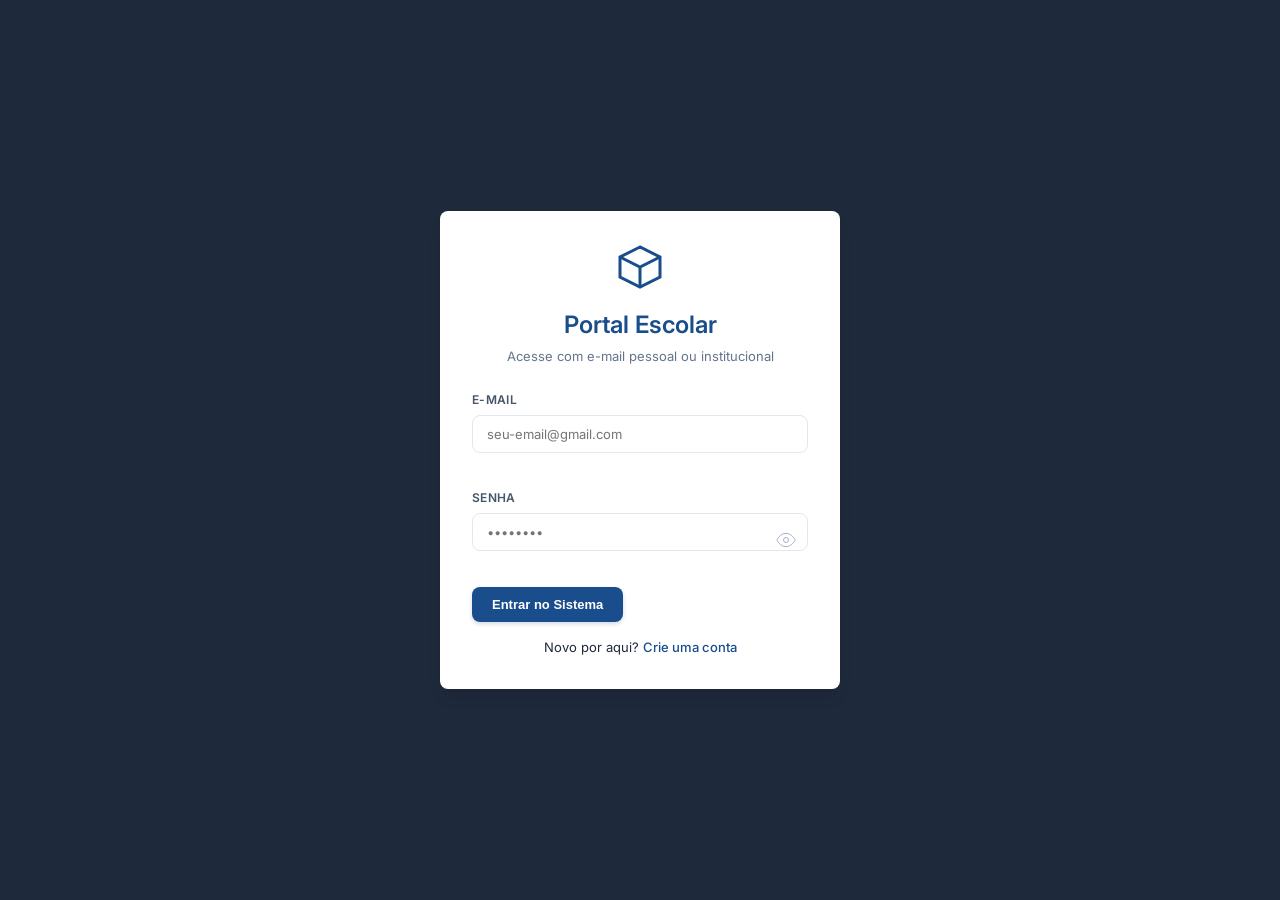
<file: public/index.html>
<!DOCTYPE html>
<html lang="pt-br">
<head>
    <meta charset="UTF-8">
    <meta name="viewport" content="width=device-width, initial-scale=1.0, maximum-scale=1.0, user-scalable=yes">
    <title>Portal Gestão Escolar v3.5</title>
    
    <!-- Favicon -->
    <link rel="icon" type="image/png" href="imagens/brasao.png">
    
    <!-- Fonts -->
    <link href="https://fonts.googleapis.com/css2?family=Inter:wght@300;400;500;600;700;800&display=swap" rel="stylesheet">
    
    <!-- Stylesheets -->
    <link rel="stylesheet" href="css/components.css">
    <link rel="stylesheet" href="css/main.css">
    <link rel="stylesheet" href="css/responsive.css">
</head>
<body>
    <!-- Toast Container -->
    <div id="toast-container"></div>

    <!-- Tela de Autenticação -->
    <div id="auth-screen" class="auth-overlay active">
        <div class="auth-box">
            <!-- Login Form -->
            <div id="login-form" class="auth-content">
                <div class="auth-brand">
                    <div class="logo-icon">
                        <svg width="48" height="48" viewBox="0 0 24 24" fill="none" stroke="currentColor" stroke-width="1.5">
                            <path d="M12 2L2 7v10l10 5 10-5V7l-10-5z"/>
                            <path d="M2 7l10 5 10-5M12 22V12"/>
                        </svg>
                    </div>
                    <h1>Portal Escolar</h1>
                    <p>Acesse com e-mail pessoal ou institucional</p>
                </div>
                
                <div class="form-group">
                    <label>E-mail</label>
                    <input type="email" id="login-email" class="auth-input" 
                           placeholder="seu-email@gmail.com" required autocomplete="email">
                </div>
                
                <div class="form-group">
                    <label>Senha</label>
                    <div class="input-group">
                        <input type="password" id="login-pass" class="auth-input" 
                               placeholder="••••••••" required autocomplete="current-password">
                        <span class="password-toggle" onclick="UI.togglePassword('login-pass')">
                            <svg width="20" height="20" viewBox="0 0 24 24" fill="none" stroke="currentColor">
                                <path d="M1 12s4-8 11-8 11 8 11 8-4 8-11 8-11-8-11-8z"/>
                                <circle cx="12" cy="12" r="3"/>
                            </svg>
                        </span>
                    </div>
                </div>
                
                <button class="btn-primary" onclick="Auth.handleLogin()">Entrar no Sistema</button>
                
                <p class="auth-switch">
                    Novo por aqui? 
                    <a href="javascript:void(0)" onclick="UI.toggleAuth('signup')">Crie uma conta</a>
                </p>
            </div>

            <!-- Signup Form -->
            <div id="signup-form" class="auth-content" style="display: none;">
                <div class="auth-brand">
                    <div class="logo-icon">
                        <svg width="48" height="48" viewBox="0 0 24 24" fill="none" stroke="currentColor">
                            <path d="M20 21v-2a4 4 0 0 0-4-4H8a4 4 0 0 0-4 4v2"/>
                            <circle cx="12" cy="7" r="4"/>
                        </svg>
                    </div>
                    <h1>Cadastro</h1>
                    <p>Crie sua conta</p>
                </div>
                
                <div class="form-group">
                    <label>Nome Completo</label>
                    <input type="text" id="reg-nome" class="auth-input" 
                           placeholder="Ex: Prof. Silva" required>
                </div>
                
                <div class="form-group">
                    <label>E-mail (@gmail.com)</label>
                    <input type="email" id="reg-email" class="auth-input" 
                           placeholder="exemplo@gmail.com" required>
                </div>
                
                <div class="form-group">
                    <label>Perfil de Acesso</label>
                    <select id="reg-perfil" class="auth-input" required>
                        <option value="professor">Professor</option>
                        <option value="coordenador">Gestor Escolar</option>
                        <option value="lider">Líder de Turma</option>
                        <option value="vice-lider">Vice-líder de Turma</option>
                        <option value="secretario">Secretário de Turma</option>
                    </select>
                    <small style="color: #64748b; font-size: 0.7rem;">
                        ⚠️ Líder/Vice/Secretário: use o mesmo nome cadastrado na lista de alunos
                    </small>
                </div>
                
                <div class="form-group">
                    <label>Senha (mín. 6 caracteres)</label>
                    <div class="input-group">
                        <input type="password" id="reg-pass" class="auth-input" 
                               placeholder="••••••••" required minlength="6" oninput="UI.checkPasswordStrength(this.value)">
                        <span class="password-toggle" onclick="UI.togglePassword('reg-pass')">
                            <svg width="20" height="20" viewBox="0 0 24 24" fill="none" stroke="currentColor">
                                <path d="M1 12s4-8 11-8 11 8 11 8-4 8-11 8-11-8-11-8z"/>
                                <circle cx="12" cy="12" r="3"/>
                            </svg>
                        </span>
                    </div>
                    <div class="password-strength">
                        <div id="strength-bar" class="strength-bar"></div>
                    </div>
                </div>
                
                <button class="btn-primary" onclick="Auth.handleSignup()">Finalizar Cadastro</button>
                
                <p class="auth-switch">
                    Já tem conta? 
                    <a href="javascript:void(0)" onclick="UI.toggleAuth('login')">Realizar Login</a>
                </p>
            </div>
        </div>
    </div>

    <!-- Cabeçalho do Sistema -->
    <header id="sys-header" style="display: none;">
        <div class="header-container">
            <div class="header-left">
                <div class="portal-brand">
                    <span class="portal-title">Portal Escolar</span>
                    <span class="portal-divider">|</span>
                    <span class="school-name-header">EEEP Comendador Miguel Gurgel</span>
                </div>
            </div>
            <div class="header-right">
                <div class="user-info">
                    <span id="user-info">Professor: Nome</span>
                    <button class="btn-logout" onclick="Auth.logout()">Sair</button>
                </div>
            </div>
        </div>
    </header>

    <!-- Conteúdo Principal do App -->
    <div id="app-content" style="display: none;">
        <!-- Main Content - Full Width, No Sidebar -->
        <main class="main-viewport">
            <!-- Menu Principal -->
            <div id="main-menu" class="app-section active">
                <div class="hero-banner">
                    <div class="hero-overlay"></div>
                    <div class="hero-content">
                        <div class="logo-container">
                            <img src="imagens/brasao.png" alt="Brasão da Escola" class="school-logo" onerror="this.style.display='none'">
                            <div class="school-name">EEEP Comendador Miguel Gurgel</div>
                        </div>
                        <h1 class="welcome-title">Bem-vindo, <span id="welcome-user-name">servidor</span>!</h1>
                        <p class="welcome-subtitle">O que você deseja gerenciar hoje?</p>
                    </div>
                </div>

                <div class="quick-access">
                    <h2 class="section-title">Acesso Rápido</h2>
                    <div class="cards-grid">
                        <!-- Card Laboratórios -->
                        <div class="dashboard-card" onclick="Navigation.showSection('reservas')">
                            <div class="card-icon-wrapper">
                                <svg class="card-icon-svg" width="32" height="32" viewBox="0 0 24 24" fill="none" stroke="currentColor">
                                    <rect x="2" y="3" width="20" height="14" rx="2"/>
                                    <line x1="8" y1="21" x2="16" y2="21"/>
                                    <line x1="12" y1="17" x2="12" y2="21"/>
                                </svg>
                            </div>
                            <h3 class="card-title">Laboratórios</h3>
                            <p class="card-description">Reserve e gerencie os laboratórios do Lei, Hardware e Multimídia</p>
                            <div class="card-footer">
                                <span class="card-link">Acessar →</span>
                            </div>
                        </div>

                        <!-- Card Monitoria -->
                        <div class="dashboard-card" onclick="Navigation.showSection('monitoria')">
                            <div class="card-icon-wrapper">
                                <svg class="card-icon-svg" width="32" height="32" viewBox="0 0 24 24" fill="none" stroke="currentColor">
                                    <path d="M9 5H7a2 2 0 00-2 2v12a2 2 0 002 2h10a2 2 0 002-2V7a2 2 0 00-2-2h-2"/>
                                    <rect x="9" y="3" width="6" height="4" rx="2"/>
                                    <path d="M9 12h6M9 16h6"/>
                                </svg>
                            </div>
                            <h3 class="card-title">Monitoria</h3>
                            <p class="card-description">Gerencie a escala de monitores e os postos de trabalho</p>
                            <div class="card-footer">
                                <span class="card-link">Acessar →</span>
                            </div>
                        </div>

                        <!-- Card Frequência -->
                        <div class="dashboard-card" onclick="Navigation.showSection('frequencia')">
                            <div class="card-icon-wrapper">
                                <svg class="card-icon-svg" width="32" height="32" viewBox="0 0 24 24" fill="none" stroke="currentColor">
                                    <path d="M9 5H7a2 2 0 00-2 2v12a2 2 0 002 2h10a2 2 0 002-2V7a2 2 0 00-2-2h-2"/>
                                    <rect x="9" y="3" width="6" height="4" rx="2"/>
                                    <path d="M9 14l2 2 4-4"/>
                                </svg>
                            </div>
                            <h3 class="card-title">Verificação de Faltosos</h3>
                            <p class="card-description">Registre e acompanhe a frequência dos alunos por aula</p>
                            <div class="card-footer">
                                <span class="card-link">Acessar →</span>
                            </div>
                        </div>

                        <!-- Card Configurações (Coordenador) -->
                        <div class="dashboard-card coordenador-only" onclick="Navigation.showSection('cadastros')">
                            <div class="card-icon-wrapper">
                                <svg class="card-icon-svg" width="32" height="32" viewBox="0 0 24 24" fill="none" stroke="currentColor">
                                    <circle cx="12" cy="12" r="3"/>
                                    <path d="M19.4 15a1.65 1.65 0 0 0 .33 1.82l.06.06a2 2 0 0 1 0 2.83 2 2 0 0 1-2.83 0l-.06-.06a1.65 1.65 0 0 0-1.82-.33 1.65 1.65 0 0 0-1 1.51V21a2 2 0 0 1-2 2 2 2 0 0 1-2-2v-.09A1.65 1.65 0 0 0 9 19.4a1.65 1.65 0 0 0-1.82.33l-.06.06a2 2 0 0 1-2.83 0 2 2 0 0 1 0-2.83l.06-.06a1.65 1.65 0 0 0 .33-1.82 1.65 1.65 0 0 0-1.51-1H3a2 2 0 0 1-2-2 2 2 0 0 1 2-2h.09A1.65 1.65 0 0 0 4.6 9a1.65 1.65 0 0 0-.33-1.82l-.06-.06a2 2 0 0 1 0-2.83 2 2 0 0 1 2.83 0l.06.06a1.65 1.65 0 0 0 1.82.33H9a1.65 1.65 0 0 0 1-1.51V3a2 2 0 0 1 2-2 2 2 0 0 1 2 2v.09a1.65 1.65 0 0 0 1 1.51 1.65 1.65 0 0 0 1.82-.33l.06-.06a2 2 0 0 1 2.83 0 2 2 0 0 1 0 2.83l-.06.06a1.65 1.65 0 0 0-.33 1.82V9a1.65 1.65 0 0 0 1.51 1H21a2 2 0 0 1 2 2 2 2 0 0 1-2 2h-.09a1.65 1.65 0 0 0-1.51 1z"/>
                                </svg>
                            </div>
                            <h3 class="card-title">Configurações</h3>
                            <p class="card-description">Gerencie períodos letivos, relatórios, alunos e cadastros</p>
                            <div class="card-footer">
                                <span class="card-link">Acessar →</span>
                            </div>
                        </div>
                    </div>
                </div>

                <div class="quick-info">
                    <div class="info-card">
                        <svg class="info-icon-svg" width="24" height="24" viewBox="0 0 24 24" fill="none" stroke="currentColor">
                            <rect x="3" y="4" width="18" height="18" rx="2"/>
                            <line x1="16" y1="2" x2="16" y2="6"/>
                            <line x1="8" y1="2" x2="8" y2="6"/>
                            <line x1="3" y1="10" x2="21" y2="10"/>
                        </svg>
                        <div class="info-content">
                            <span class="info-label">Data atual</span>
                            <span class="info-value" id="current-date-display"></span>
                        </div>
                    </div>
                    <div class="info-card">
                        <svg class="info-icon-svg" width="24" height="24" viewBox="0 0 24 24" fill="none" stroke="currentColor">
                            <path d="M20 21v-2a4 4 0 0 0-4-4H8a4 4 0 0 0-4 4v2"/>
                            <circle cx="12" cy="7" r="4"/>
                        </svg>
                        <div class="info-content">
                            <span class="info-label">Professores</span>
                            <span class="info-value" id="professores-count">0</span>
                        </div>
                    </div>
                    <div class="info-card">
                        <svg class="info-icon-svg" width="24" height="24" viewBox="0 0 24 24" fill="none" stroke="currentColor">
                            <path d="M22 10v6M2 10l10-5 10 5-10 5z"/>
                            <path d="M6 12v5c3 3 9 3 12 0v-5"/>
                        </svg>
                        <div class="info-content">
                            <span class="info-label">Turmas</span>
                            <span class="info-value" id="turmas-count">0</span>
                        </div>
                    </div>
                </div>

                <div class="motivational-quote">
                    <p>"Educação não transforma o mundo. Educação muda as pessoas. Pessoas transformam o mundo."</p>
                    <span>— Paulo Freire</span>
                </div>
            </div>

            <!-- Seção de Reservas -->
            <div id="sec-reservas" class="app-section">
                <div class="section-header">
                    <button class="back-link" onclick="Navigation.showSection('menu')">
                        ← Voltar ao Menu
                    </button>
                    <h2>Alocação de Laboratórios</h2>
                </div>
                
                <div class="reservas-layout">
                    <div class="reservas-content">
                        <div class="calendar-container large-calendar">
                            <div class="calendar-controls">
                                <div class="select-group">
                                    <label>Mês</label>
                                    <select id="reserva-month"></select>
                                </div>
                                <div class="select-group">
                                    <label>Ano</label>
                                    <select id="reserva-year"></select>
                                </div>
                            </div>
                            
                            <div class="calendar-weekdays">
                                <div>DOM</div><div>SEG</div><div>TER</div>
                                <div>QUA</div><div>QUI</div><div>SEX</div><div>SÁB</div>
                            </div>
                            
                            <div id="calendar-grid" class="calendar-grid"></div>
                            
                            <p class="calendar-hint">
                                Clique direito para gerenciar feriados ou eventos.
                            </p>
                        </div>
                        
                        <div class="table-wrapper">
                            <h3 id="selected-date-label" class="table-date-title">
                                Horários para: --/--/----
                            </h3>
                            
                            <table>
                                <thead>
                                    <tr>
                                        <th>Horário</th>
                                        <th>Professor</th>
                                        <th>Turma</th>
                                        <th>Ação</th>
                                    </tr>
                                </thead>
                                <tbody id="tableBody"></tbody>
                            </table>
                        </div>
                    </div>
                    
                    <div class="lab-sidebar-fixed">
                        <h3 class="lab-sidebar-title">Laboratórios</h3>
                        <div class="lab-buttons">
                            <button class="btn-lab active" onclick="Reservations.changeLab('Lab Informática', this)">
                                <span class="lab-icon">
                                    <svg width="20" height="20" viewBox="0 0 24 24" fill="none" stroke="currentColor">
                                        <rect x="2" y="3" width="20" height="14" rx="2"/>
                                    </svg>
                                </span>
                                <span class="lab-name">Laboratório Lei</span>
                            </button>
                            <button class="btn-lab" onclick="Reservations.changeLab('Lab Hardware', this)">
                                <span class="lab-icon">
                                    <svg width="20" height="20" viewBox="0 0 24 24" fill="none" stroke="currentColor">
                                        <rect x="2" y="4" width="20" height="16" rx="2"/>
                                        <circle cx="8" cy="10" r="2"/>
                                        <circle cx="16" cy="10" r="2"/>
                                    </svg>
                                </span>
                                <span class="lab-name">Laboratório Hardware</span>
                            </button>
                            <button class="btn-lab" onclick="Reservations.changeLab('Lab Multimídia', this)">
                                <span class="lab-icon">
                                    <svg width="20" height="20" viewBox="0 0 24 24" fill="none" stroke="currentColor">
                                        <rect x="2" y="4" width="20" height="16" rx="2"/>
                                        <path d="M8 12h8M12 8v8"/>
                                    </svg>
                                </span>
                                <span class="lab-name">Laboratório Multimídia</span>
                            </button>
                        </div>
                        
                        <div class="lab-info">
                            <h4>LABORATÓRIO ATUAL</h4>
                            <div id="current-lab-display" class="current-lab">
                                <span class="current-lab-icon">
                                    <svg width="20" height="20" viewBox="0 0 24 24" fill="none" stroke="currentColor">
                                        <rect x="2" y="3" width="20" height="14" rx="2"/>
                                    </svg>
                                </span>
                                <span class="current-lab-name">Lab Informática</span>
                            </div>
                        </div>
                    </div>
                </div>
            </div>

            <!-- Seção de Monitoria -->
            <div id="sec-monitoria" class="app-section">
                <div class="section-header">
                    <button class="back-link" onclick="Navigation.showSection('menu')">
                        ← Voltar ao Menu
                    </button>
                    <h2>Escala de Monitoria</h2>
                </div>
                
                <div class="monitoria-layout">
                    <div class="monitoria-content">
                        <div class="calendar-container large-calendar">
                            <div class="calendar-controls">
                                <div class="select-group">
                                    <label>Mês</label>
                                    <select id="monitoria-month"></select>
                                </div>
                                <div class="select-group">
                                    <label>Ano</label>
                                    <select id="monitoria-year"></select>
                                </div>
                            </div>
                            
                            <div class="calendar-weekdays">
                                <div>DOM</div><div>SEG</div><div>TER</div>
                                <div>QUA</div><div>QUI</div><div>SEX</div><div>SÁB</div>
                            </div>
                            
                            <div id="monitoria-grid" class="calendar-grid"></div>
                        </div>
                        
                        <div class="table-wrapper">
                            <h3 id="selected-monitoria-date-label" class="schedule-title">
                                Escala para: --/--/----
                            </h3>
                            
                            <table class="monitoria-table">
                                <thead>
                                    <tr>
                                        <th>Posto</th>
                                        <th>Aluno Monitor</th>
                                        <th>Turma</th>
                                        <th>Ação</th>
                                    </tr>
                                </thead>
                                <tbody id="tableBodyMonitoria"></tbody>
                            </table>
                        </div>
                    </div>
                    
                    <div class="lab-sidebar-fixed">
                        <h3 class="lab-sidebar-title">Monitoria por Área</h3>
                        
                        <div class="lab-buttons" id="monitoria-area-buttons">
                            <button class="btn-lab active" onclick="Reservations.changeMonitoriaArea('Geral', this)">
                                <span class="lab-icon">
                                    <svg width="20" height="20" viewBox="0 0 24 24" fill="none" stroke="currentColor">
                                        <path d="M3 12l2-2m0 0l7-7 7 7M5 10v10a1 1 0 001 1h3m10-11l2 2m-2-2v10a1 1 0 01-1 1h-3m-6 0a1 1 0 001-1v-4a1 1 0 011-1h2a1 1 0 011 1v4a1 1 0 001 1m-6 0h6"/>
                                    </svg>
                                </span>
                                <span class="lab-name">Monitoria Geral</span>
                            </button>
                            <button class="btn-lab" onclick="Reservations.changeMonitoriaArea('Lei', this)">
                                <span class="lab-icon">
                                    <svg width="20" height="20" viewBox="0 0 24 24" fill="none" stroke="currentColor">
                                        <path d="M14 2H6a2 2 0 00-2 2v16a2 2 0 002 2h12a2 2 0 002-2V8l-6-6z"/>
                                        <path d="M14 2v6h6M16 13H8M16 17H8M10 9H8"/>
                                    </svg>
                                </span>
                                <span class="lab-name">Monitor Lei</span>
                            </button>
                            <button class="btn-lab" onclick="Reservations.changeMonitoriaArea('Hardware', this)">
                                <span class="lab-icon">
                                    <svg width="20" height="20" viewBox="0 0 24 24" fill="none" stroke="currentColor">
                                        <rect x="2" y="4" width="20" height="16" rx="2"/>
                                        <circle cx="8" cy="10" r="2"/>
                                        <circle cx="16" cy="10" r="2"/>
                                    </svg>
                                </span>
                                <span class="lab-name">Monitor Hardware</span>
                            </button>
                            <button class="btn-lab" onclick="Reservations.changeMonitoriaArea('Multimídia', this)">
                                <span class="lab-icon">
                                    <svg width="20" height="20" viewBox="0 0 24 24" fill="none" stroke="currentColor">
                                        <rect x="2" y="4" width="20" height="16" rx="2"/>
                                        <path d="M8 12h8M12 8v8"/>
                                    </svg>
                                </span>
                                <span class="lab-name">Monitor Multimeios</span>
                            </button>
                        </div>
                        
                        <div class="lab-info">
                            <h4>ÁREA ATUAL</h4>
                            <div id="current-monitoria-display" class="current-lab">
                                <span class="current-lab-icon">
                                    <svg width="20" height="20" viewBox="0 0 24 24" fill="none" stroke="currentColor">
                                        <path d="M3 12l2-2m0 0l7-7 7 7M5 10v10a1 1 0 001 1h3m10-11l2 2m-2-2v10a1 1 0 01-1 1h-3m-6 0a1 1 0 001-1v-4a1 1 0 011-1h2a1 1 0 011 1v4a1 1 0 001 1m-6 0h6"/>
                                    </svg>
                                </span>
                                <span class="current-lab-name">Monitoria Geral</span>
                            </div>
                        </div>
                    </div>
                </div>
            </div>

            <!-- Seção de Frequência -->
            <div id="sec-frequencia" class="app-section">
                <div class="section-header">
                    <button class="back-link" onclick="Navigation.goBack()">
                        ← Voltar
                    </button>
                    <h2>Verificação de Faltosos</h2>
                </div>
                
                <div id="frequencia-content"></div>
            </div>

            <!-- Seção de Configurações -->
            <div id="sec-cadastros" class="app-section">
                <div class="section-header">
                    <button class="back-link" onclick="Navigation.showSection('menu')">
                        ← Voltar ao Menu
                    </button>
                    <h2>Painel do Coordenador</h2>
                </div>
                
                <!-- Controles de Mês/Ano -->
                <div class="config-card">
                    <div class="card-header">
                        <h3>Controle de Visualização</h3>
                        <span class="card-badge">Geral</span>
                    </div>
                    <div class="periodo-controles">
                        <div class="controle-grupo">
                            <label>Mês</label>
                            <select id="controle-mes" class="controle-select">
                                <option value="0">Janeiro</option><option value="1">Fevereiro</option>
                                <option value="2">Março</option><option value="3">Abril</option>
                                <option value="4">Maio</option><option value="5">Junho</option>
                                <option value="6">Julho</option><option value="7">Agosto</option>
                                <option value="8">Setembro</option><option value="9">Outubro</option>
                                <option value="10">Novembro</option><option value="11">Dezembro</option>
                            </select>
                        </div>
                        <div class="controle-grupo">
                            <label>Ano</label>
                            <select id="controle-ano" class="controle-select"></select>
                        </div>
                        <button class="btn-primary btn-aplicar" onclick="Periodos.aplicarMesAno()">
                            Aplicar
                        </button>
                    </div>
                </div>
                
                <!-- Períodos Letivos -->
                <div class="config-card periodo-card coordenador-only">
                    <div class="card-header">
                        <h3>Períodos Letivos</h3>
                        <span class="card-badge">Gestor</span>
                    </div>
                    <p class="config-description">
                        Defina os períodos do ano que terão aula. Fora desses períodos, os dias ficam automaticamente bloqueados.
                    </p>
                    
                    <div class="periodos-acoes-rapidas">
                        <button class="btn-small" onclick="Periodos.mostrarModalNovoPeriodo()">
                            + Novo Período
                        </button>
                        <button class="btn-small" onclick="Periodos.mostrarModalSemestre()">
                            Adicionar Semestre
                        </button>
                        <button class="btn-small" onclick="Periodos.mostrarModalMesCompleto()">
                            Mês Inteiro
                        </button>
                    </div>
                    
                    <div id="periodos-container" class="periodos-grid"></div>
                </div>
                
                <!-- Relatórios -->
                <div class="config-card relatorio-card coordenador-only">
                    <div class="card-header">
                        <h3>Relatórios</h3>
                        <span class="card-badge">Gestor</span>
                    </div>
                    <p class="config-description">
                        Gere relatórios detalhados de uso dos laboratórios, monitores e frequência.
                    </p>
                    
                    <div class="relatorio-opcoes">
                        <div class="relatorio-item" onclick="Relatorios.gerarRelatorio('laboratorios')">
                            <svg class="relatorio-icon-svg" width="24" height="24" viewBox="0 0 24 24" fill="none" stroke="currentColor">
                                <rect x="2" y="3" width="20" height="14" rx="2"/>
                            </svg>
                            <span>Uso dos Laboratórios</span>
                        </div>
                        <div class="relatorio-item" onclick="Relatorios.gerarRelatorio('monitores')">
                            <svg class="relatorio-icon-svg" width="24" height="24" viewBox="0 0 24 24" fill="none" stroke="currentColor">
                                <path d="M17 21v-2a4 4 0 0 0-4-4H5a4 4 0 0 0-4 4v2"/>
                                <circle cx="9" cy="7" r="4"/>
                                <path d="M23 21v-2a4 4 0 0 0-3-3.87"/>
                                <path d="M16 3.13a4 4 0 0 1 0 7.75"/>
                            </svg>
                            <span>Escala de Monitores</span>
                        </div>
                        <div class="relatorio-item" onclick="Relatorios.gerarRelatorio('professores')">
                            <svg class="relatorio-icon-svg" width="24" height="24" viewBox="0 0 24 24" fill="none" stroke="currentColor">
                                <path d="M20 21v-2a4 4 0 0 0-4-4H8a4 4 0 0 0-4 4v2"/>
                                <circle cx="12" cy="7" r="4"/>
                            </svg>
                            <span>Frequência de Professores</span>
                        </div>
                        <div class="relatorio-item" onclick="Relatorios.gerarRelatorio('geral')">
                            <svg class="relatorio-icon-svg" width="24" height="24" viewBox="0 0 24 24" fill="none" stroke="currentColor">
                                <path d="M21 12v-2a5 5 0 0 0-5-5H8a5 5 0 0 0-5 5v2"/>
                                <circle cx="12" cy="16" r="5"/>
                                <path d="M12 11v5"/>
                            </svg>
                            <span>Relatório Geral</span>
                        </div>
                    </div>
                    
                    <div class="relatorio-actions">
                        <button class="btn-primary" onclick="Relatorios.mostrarMenuRelatorios()">
                            Gerar Relatórios Avançados
                        </button>
                        <button class="btn-secondary" onclick="exportarDados()">
                            Exportar Backup
                        </button>
                    </div>
                </div>
                
                <!-- Alunos por Turma -->
                <div class="config-card alunos-card coordenador-only">
                    <div class="card-header">
                        <h3>Alunos por Turma</h3>
                        <span class="card-badge">Gestor</span>
                    </div>
                    <p class="config-description">
                        Cadastre os alunos de cada turma e defina os líderes, vice-líderes e secretários.
                    </p>
                    
                    <div id="alunos-content"></div>
                </div>
                
                <!-- Cards de Cadastro -->
                <div class="config-grid">
                    <div class="config-card">
                        <h3>Professores</h3>
                        <div class="input-action">
                            <input type="text" id="new-professor" placeholder="Nome do professor">
                            <button class="btn-add" onclick="Database.cadastrarProfessor('new-professor')">+</button>
                        </div>
                        <ul id="list-professores" class="data-list"></ul>
                    </div>
                    
                    <div class="config-card">
                        <h3>Turmas</h3>
                        <div class="input-action">
                            <input type="text" id="new-turma-simples" placeholder="Ex: 3º Ano A">
                            <button class="btn-add" onclick="Turmas.cadastrarTurma()">+</button>
                        </div>
                        <ul id="list-turmas-simples" class="data-list"></ul>
                    </div>
                    
                    <div class="config-card monitores-card">
                        <h3>Monitores por Turma</h3>
                        <p class="config-description">
                            Cadastre os monitores vinculados a cada turma.
                        </p>
                        <div id="monitores-container" class="monitores-container"></div>
                    </div>
                </div>
            </div>
        </main>
    </div>

    <!-- Menu Custom (Clique Direito) -->
    <div id="custom-menu" class="custom-context-menu">
        <div onclick="Calendar.applyStatus('feriado')">Feriado</div>
        <div onclick="Calendar.applyStatus('evento')">Evento</div>
        <div onclick="Calendar.applyStatus('letivo')">Dia Letivo</div>
    </div>

    <!-- Scripts -->
    <script src="js/modules/database.js"></script>
    <script src="js/modules/auth.js"></script>
    <script src="js/modules/turmas.js"></script>
    <script src="js/modules/periodos.js"></script>
    <script src="js/modules/relatorios.js"></script>
    <script src="js/modules/calendar.js"></script>
    <script src="js/modules/reservations.js"></script>
    <script src="js/modules/alunos.js"></script>
    <script src="js/modules/frequencia.js"></script>
    <script src="js/modules/navigation.js"></script>
    <script src="js/modules/ui.js"></script>
    <script src="js/modules/config.js"></script>
    <script src="js/app.js"></script>
</body>
</html>
</file>
<file: public/css/components.css>
/* ============================================
   COMPONENTS.CSS - Componentes sem ícones
   ============================================ */

/* ===== TELA DE AUTENTICAÇÃO ===== */
.auth-overlay {
    position: fixed;
    inset: 0;
    background: var(--gray-800);
    display: none;
    align-items: center;
    justify-content: center;
    z-index: 2000;
}

.auth-overlay.active {
    display: flex;
}

.auth-box {
    background: var(--white);
    border-radius: var(--border-radius);
    padding: 2rem;
    width: 100%;
    max-width: 400px;
    margin: 1rem;
    box-shadow: var(--shadow-lg);
}

.auth-brand {
    text-align: center;
    margin-bottom: 1.5rem;
}

.auth-brand h1 {
    font-size: 1.5rem;
    font-weight: 600;
    color: var(--primary);
    margin-bottom: 0.25rem;
}

.auth-brand p {
    font-size: 0.8125rem;
    color: var(--gray-600);
}

.auth-input {
    margin-bottom: 1rem;
}

.password-toggle {
    position: absolute;
    right: 0.75rem;
    top: 50%;
    transform: translateY(-50%);
    cursor: pointer;
    font-size: 1rem;
}

.input-group {
    position: relative;
}

.password-strength {
    margin-top: 0.25rem;
}

.strength-bar {
    height: 3px;
    background: var(--gray-300);
    border-radius: 2px;
}

.strength-weak {
    background: var(--danger);
    width: 33%;
}

.strength-medium {
    background: var(--warning);
    width: 66%;
}

.strength-strong {
    background: var(--accent);
    width: 100%;
}

.auth-switch {
    text-align: center;
    margin-top: 1rem;
    font-size: 0.8125rem;
}

.auth-switch a {
    color: var(--primary);
    text-decoration: none;
    font-weight: 500;
}

.auth-switch a:hover {
    text-decoration: underline;
}

/* ===== MODAL DE CONFIRMAÇÃO ===== */
.confirm-modal-overlay {
    position: fixed;
    inset: 0;
    background: rgba(0,0,0,0.5);
    display: flex;
    align-items: center;
    justify-content: center;
    z-index: 2000;
}

.confirm-modal {
    background: var(--white);
    border-radius: var(--border-radius);
    padding: 1.5rem;
    max-width: 400px;
    width: 90%;
    text-align: center;
}

.confirm-modal-title {
    font-size: 1.125rem;
    font-weight: 600;
    margin-bottom: 0.75rem;
}

.confirm-modal-message {
    font-size: 0.875rem;
    color: var(--gray-700);
    margin-bottom: 1.5rem;
}

.confirm-modal-actions {
    display: flex;
    gap: 0.75rem;
    justify-content: center;
}

.confirm-modal-btn {
    padding: 0.5rem 1rem;
    border-radius: var(--border-radius);
    border: none;
    cursor: pointer;
    font-weight: 500;
}

.confirm-modal-btn-cancel {
    background: var(--gray-200);
    color: var(--gray-800);
}

.confirm-modal-btn-confirm {
    background: var(--primary);
    color: var(--white);
}

/* ===== EMPTY STATE ===== */
.empty-state {
    text-align: center;
    padding: 2rem;
    color: var(--gray-500);
}

.empty-state p {
    margin-bottom: 0.25rem;
}

.empty-hint {
    font-size: 0.75rem;
}

/* ===== POSTOS DE MONITORIA ===== */
.postos-info {
    padding: 0.5rem 0;
}

.postos-lista {
    list-style: none;
    padding: 0;
}

.postos-lista li {
    padding: 0.375rem 0;
    border-bottom: 1px solid var(--gray-200);
    font-size: 0.8125rem;
}
</file>
<file: public/css/main.css>
/* ============================================
   MAIN.CSS - Tema Institucional Azul e Branco
   Design Profissional e Elegante
   SEM SIDEBAR - Layout Centralizado
   Atualização: Módulos de Alunos e Frequência
   ============================================ */

* {
    margin: 0;
    padding: 0;
    box-sizing: border-box;
}

:root {
    --primary: #1a4d8c;
    --primary-dark: #0e3a6b;
    --primary-light: #2563eb;
    --secondary: #2c3e50;
    --accent: #3b82f6;
    --danger: #dc2626;
    --warning: #d97706;
    --success: #16a34a;
    --gray-100: #f8f9fc;
    --gray-200: #eef2f7;
    --gray-300: #e2e8f0;
    --gray-400: #cbd5e1;
    --gray-500: #94a3b8;
    --gray-600: #64748b;
    --gray-700: #475569;
    --gray-800: #1e293b;
    --gray-900: #0f172a;
    --white: #ffffff;
    --black: #0f172a;
    
    --header-height: 65px;
    --border-radius: 8px;
    --border-radius-lg: 12px;
    --border-radius-xl: 16px;
    --shadow-sm: 0 1px 2px rgba(0,0,0,0.05);
    --shadow-md: 0 4px 6px -1px rgba(0,0,0,0.1);
    --shadow-lg: 0 10px 15px -3px rgba(0,0,0,0.1);
    --shadow-xl: 0 20px 25px -5px rgba(0,0,0,0.1);
    --font-sans: 'Inter', -apple-system, BlinkMacSystemFont, 'Segoe UI', Roboto, Helvetica, Arial, sans-serif;
}

body {
    font-family: var(--font-sans);
    background: var(--gray-100);
    color: var(--gray-800);
    line-height: 1.5;
    font-size: 0.875rem;
    -webkit-font-smoothing: antialiased;
    -moz-osx-font-smoothing: grayscale;
}

/* ===== LAYOUT PRINCIPAL (SEM SIDEBAR) ===== */
#app-content {
    display: flex;
    flex-direction: column;
    min-height: 100vh;
}

/* ===== CONTEÚDO PRINCIPAL - FULL WIDTH ===== */
.main-viewport {
    flex: 1;
    padding: 1.5rem;
    width: 100%;
    max-width: 1400px;
    margin: 0 auto;
    min-height: 100vh;
}

/* ===== CABEÇALHO SUPERIOR ===== */
#sys-header {
    background: var(--white);
    padding: 0 2rem;
    display: flex;
    align-items: center;
    justify-content: center;
    border-bottom: 1px solid var(--gray-200);
    width: 100%;
    position: sticky;
    top: 0;
    z-index: 90;
    box-shadow: var(--shadow-sm);
    height: var(--header-height);
}

.header-container {
    width: 100%;
    max-width: 1400px;
    display: flex;
    align-items: center;
    justify-content: space-between;
    margin: 0 auto;
}

.header-left {
    display: flex;
    align-items: center;
}

.portal-brand {
    display: flex;
    align-items: center;
    gap: 0.75rem;
    font-size: 1rem;
}

.portal-title {
    font-weight: 700;
    color: var(--primary);
    font-size: 1.25rem;
    letter-spacing: -0.3px;
}

.portal-divider {
    color: var(--gray-400);
    font-weight: 300;
}

.school-name-header {
    font-weight: 500;
    color: var(--gray-700);
    font-size: 0.9375rem;
}

.header-right {
    display: flex;
    align-items: center;
}

.user-info {
    display: flex;
    align-items: center;
    gap: 1.25rem;
}

.user-info span {
    font-size: 0.875rem;
    color: var(--gray-700);
    font-weight: 500;
}

.btn-logout {
    background: var(--gray-200);
    border: none;
    padding: 0.5rem 1.25rem;
    border-radius: var(--border-radius);
    font-size: 0.8125rem;
    font-weight: 600;
    cursor: pointer;
    transition: all 0.15s ease;
    color: var(--gray-700);
}

.btn-logout:hover {
    background: var(--danger);
    color: var(--white);
}

/* ===== SEÇÕES ===== */
.app-section {
    display: none;
}

.app-section.active {
    display: block;
    animation: fadeIn 0.25s ease;
}

@keyframes fadeIn {
    from { opacity: 0; transform: translateY(4px); }
    to { opacity: 1; transform: translateY(0); }
}

.section-header {
    margin-bottom: 2rem;
    display: flex;
    align-items: center;
    justify-content: space-between;
    flex-wrap: wrap;
    gap: 1rem;
    padding-bottom: 0.5rem;
    border-bottom: 1px solid var(--gray-200);
}

.section-header h2 {
    font-size: 1.5rem;
    font-weight: 600;
    color: var(--gray-800);
    letter-spacing: -0.3px;
}

/* ============================================
   MENU INICIAL - TEMA AZUL INSTITUCIONAL
   ============================================ */

/* Hero Banner - Azul */
.hero-banner {
    background: linear-gradient(135deg, var(--primary) 0%, var(--primary-dark) 100%);
    border-radius: var(--border-radius-xl);
    padding: 2.5rem 2rem;
    margin-bottom: 2.5rem;
    position: relative;
    overflow: hidden;
    box-shadow: var(--shadow-lg);
}

.hero-banner::before {
    content: '';
    position: absolute;
    top: 0;
    left: 0;
    right: 0;
    bottom: 0;
    background: url('data:image/svg+xml;utf8,<svg xmlns="http://www.w3.org/2000/svg" viewBox="0 0 100 100" preserveAspectRatio="none"><path d="M0 0 L100 100 M100 0 L0 100" stroke="rgba(255,255,255,0.03)" stroke-width="1"/></svg>');
    pointer-events: none;
}

.hero-content {
    position: relative;
    z-index: 2;
    text-align: center;
    color: white;
}

.logo-container {
    display: flex;
    flex-direction: column;
    align-items: center;
    margin-bottom: 1rem;
}

.school-logo {
    max-width: 100px;
    max-height: 100px;
    margin-bottom: 0.75rem;
    filter: drop-shadow(0 4px 8px rgba(0, 0, 0, 0.15));
}

.school-name {
    font-size: 1.3rem;
    font-weight: 600;
    letter-spacing: 0.5px;
    background: rgba(255, 255, 255, 0.12);
    padding: 0.4rem 1.2rem;
    border-radius: 50px;
    backdrop-filter: blur(4px);
    border: 1px solid rgba(255, 255, 255, 0.2);
}

.welcome-title {
    font-size: 2rem;
    font-weight: 700;
    margin: 0.75rem 0 0.5rem;
    letter-spacing: -0.3px;
}

.welcome-title span {
    color: #93c5fd;
    border-bottom: 2px solid #93c5fd;
    display: inline-block;
    padding-bottom: 2px;
}

.welcome-subtitle {
    font-size: 1rem;
    opacity: 0.9;
    font-weight: 400;
}

/* Seção de Acesso Rápido */
.quick-access {
    margin-bottom: 2.5rem;
}

.section-title {
    font-size: 1.6rem;
    font-weight: 700;
    color: var(--gray-800);
    text-align: center;
    margin-bottom: 2rem;
    position: relative;
    padding-bottom: 0.75rem;
}

.section-title::after {
    content: '';
    position: absolute;
    bottom: 0;
    left: 50%;
    transform: translateX(-50%);
    width: 70px;
    height: 3px;
    background: var(--primary);
    border-radius: 2px;
}

/* Cards do Menu */
.cards-grid {
    display: grid;
    grid-template-columns: repeat(auto-fit, minmax(300px, 1fr));
    gap: 2rem;
    padding: 0.5rem;
    max-width: 1100px;
    margin: 0 auto;
}

.dashboard-card {
    background: var(--white);
    border-radius: var(--border-radius-xl);
    padding: 2rem 1.8rem;
    cursor: pointer;
    transition: all 0.25s ease;
    border: 1px solid var(--gray-200);
    box-shadow: var(--shadow-md);
    text-align: center;
}

.dashboard-card:hover {
    transform: translateY(-6px);
    border-color: var(--primary);
    box-shadow: 0 12px 24px rgba(26, 77, 140, 0.12);
}

.card-icon-wrapper {
    width: 70px;
    height: 70px;
    background: #eff6ff;
    border-radius: 18px;
    display: flex;
    align-items: center;
    justify-content: center;
    margin: 0 auto 1.2rem;
    transition: all 0.25s ease;
}

.dashboard-card:hover .card-icon-wrapper {
    background: var(--primary);
}

.card-icon-svg {
    width: 36px;
    height: 36px;
    stroke: var(--primary);
    transition: all 0.25s ease;
}

.dashboard-card:hover .card-icon-svg {
    stroke: var(--white);
}

.card-title {
    font-size: 1.3rem;
    font-weight: 700;
    color: var(--gray-800);
    margin-bottom: 0.5rem;
}

.card-description {
    font-size: 0.875rem;
    color: var(--gray-600);
    line-height: 1.5;
    margin-bottom: 1.2rem;
}

.card-footer {
    border-top: 1px solid var(--gray-200);
    padding-top: 1rem;
}

.card-link {
    color: var(--primary);
    font-weight: 600;
    font-size: 0.875rem;
    transition: all 0.2s ease;
}

.dashboard-card:hover .card-link {
    letter-spacing: 0.5px;
}

/* Informações Rápidas */
.quick-info {
    display: grid;
    grid-template-columns: repeat(auto-fit, minmax(220px, 1fr));
    gap: 1.25rem;
    max-width: 750px;
    margin: 2.5rem auto;
}

.info-card {
    background: var(--white);
    border-radius: var(--border-radius-lg);
    padding: 1.25rem 1.5rem;
    display: flex;
    align-items: center;
    gap: 1rem;
    border: 1px solid var(--gray-200);
    box-shadow: var(--shadow-sm);
    transition: all 0.2s ease;
}

.info-card:hover {
    transform: translateY(-3px);
    border-color: var(--primary);
    box-shadow: 0 8px 20px rgba(26, 77, 140, 0.1);
}

.info-icon-svg {
    width: 28px;
    height: 28px;
    stroke: var(--primary);
    background: #eff6ff;
    padding: 8px;
    border-radius: 12px;
    box-sizing: content-box;
}

.info-card:hover .info-icon-svg {
    background: var(--primary);
    stroke: var(--white);
}

.info-content {
    display: flex;
    flex-direction: column;
}

.info-label {
    font-size: 0.7rem;
    color: var(--gray-500);
    text-transform: uppercase;
    letter-spacing: 0.5px;
    font-weight: 600;
}

.info-value {
    font-size: 1.5rem;
    font-weight: 700;
    color: var(--gray-800);
}

/* Frase Motivacional */
.motivational-quote {
    max-width: 650px;
    margin: 2.5rem auto 0;
    text-align: center;
    padding: 1.8rem;
    background: var(--white);
    border-radius: var(--border-radius-xl);
    border: 1px solid var(--gray-200);
    box-shadow: var(--shadow-md);
    position: relative;
}

.motivational-quote::before {
    content: '"';
    position: absolute;
    top: 0.5rem;
    left: 1.5rem;
    font-size: 4rem;
    color: var(--primary);
    opacity: 0.1;
    font-family: Georgia, serif;
}

.motivational-quote::after {
    content: '"';
    position: absolute;
    bottom: -0.5rem;
    right: 1.5rem;
    font-size: 4rem;
    color: var(--primary);
    opacity: 0.1;
    font-family: Georgia, serif;
    transform: rotate(180deg);
}

.motivational-quote p {
    font-size: 1rem;
    font-style: italic;
    color: var(--gray-700);
    line-height: 1.6;
    margin-bottom: 0.5rem;
}

.motivational-quote span {
    font-size: 0.85rem;
    color: var(--primary);
    font-weight: 600;
    letter-spacing: 0.5px;
}

/* ============================================
   FIM DO MENU INICIAL
   ============================================ */

/* ===== CARDS E CONFIGURAÇÕES ===== */
.config-card {
    background: var(--white);
    border: 1px solid var(--gray-200);
    border-radius: var(--border-radius-lg);
    padding: 1.5rem;
    margin-bottom: 1.5rem;
    box-shadow: var(--shadow-sm);
    transition: box-shadow 0.3s ease;
}

.config-card:hover {
    box-shadow: var(--shadow-md);
}

.config-card h3 {
    font-size: 1.125rem;
    font-weight: 600;
    color: var(--gray-800);
    margin-bottom: 0.75rem;
}

.card-header {
    display: flex;
    justify-content: space-between;
    align-items: center;
    margin-bottom: 1rem;
    flex-wrap: wrap;
}

.card-badge {
    background: var(--gray-200);
    padding: 0.25rem 0.75rem;
    border-radius: 20px;
    font-size: 0.7rem;
    font-weight: 600;
    color: var(--gray-600);
    text-transform: uppercase;
    letter-spacing: 0.3px;
}

.config-description {
    font-size: 0.8125rem;
    color: var(--gray-600);
    margin-bottom: 1rem;
    line-height: 1.5;
}

/* ===== GRID DE CONFIGURAÇÕES ===== */
.config-grid {
    display: grid;
    grid-template-columns: repeat(auto-fit, minmax(320px, 1fr));
    gap: 1.5rem;
    margin-top: 1rem;
}

/* ===== BOTÕES ===== */
.btn-primary {
    background: var(--primary);
    color: var(--white);
    border: none;
    padding: 0.625rem 1.25rem;
    border-radius: var(--border-radius);
    font-weight: 600;
    font-size: 0.8125rem;
    cursor: pointer;
    transition: all 0.15s ease;
    box-shadow: 0 2px 4px rgba(26, 77, 140, 0.2);
}

.btn-primary:hover {
    background: var(--primary-dark);
    transform: translateY(-1px);
    box-shadow: 0 4px 8px rgba(26, 77, 140, 0.3);
}

.btn-secondary {
    background: var(--white);
    color: var(--gray-700);
    border: 1px solid var(--gray-300);
    padding: 0.625rem 1.25rem;
    border-radius: var(--border-radius);
    font-weight: 500;
    font-size: 0.8125rem;
    cursor: pointer;
    transition: all 0.15s ease;
}

.btn-secondary:hover {
    background: var(--gray-100);
    border-color: var(--gray-400);
}

.btn-small {
    background: var(--white);
    border: 1px solid var(--gray-300);
    padding: 0.375rem 0.75rem;
    border-radius: var(--border-radius);
    font-size: 0.75rem;
    font-weight: 500;
    cursor: pointer;
    transition: all 0.15s ease;
    color: var(--gray-700);
}

.btn-small:hover {
    background: var(--gray-100);
    border-color: var(--gray-400);
}

.btn-save {
    background: var(--success);
    color: var(--white);
    border: none;
    padding: 0.375rem 0.75rem;
    border-radius: var(--border-radius);
    font-size: 0.75rem;
    font-weight: 600;
    cursor: pointer;
    transition: all 0.15s ease;
}

.btn-save:hover {
    background: #15803d;
}

.back-link {
    background: transparent;
    border: none;
    color: var(--primary);
    font-size: 0.875rem;
    cursor: pointer;
    padding: 0.25rem 0;
    font-weight: 500;
    display: inline-flex;
    align-items: center;
    gap: 0.25rem;
}

.back-link:hover {
    text-decoration: underline;
}

.btn-add {
    background: var(--primary);
    color: var(--white);
    border: none;
    padding: 0.5rem 1rem;
    border-radius: var(--border-radius);
    font-weight: 600;
    cursor: pointer;
    transition: all 0.15s ease;
}

.btn-add:hover {
    background: var(--primary-dark);
}

/* ===== FORMULÁRIOS ===== */
input, select, textarea {
    width: 100%;
    padding: 0.625rem 0.875rem;
    border: 1.5px solid var(--gray-300);
    border-radius: var(--border-radius);
    font-size: 0.8125rem;
    font-family: inherit;
    transition: all 0.15s ease;
    background: var(--white);
}

input:focus, select:focus, textarea:focus {
    outline: none;
    border-color: var(--primary);
    box-shadow: 0 0 0 3px rgba(26, 77, 140, 0.1);
}

label {
    display: block;
    margin-bottom: 0.375rem;
    font-size: 0.75rem;
    font-weight: 600;
    color: var(--gray-700);
    text-transform: uppercase;
    letter-spacing: 0.3px;
}

.input-action {
    display: flex;
    gap: 0.5rem;
    margin-bottom: 1rem;
}

.input-action input {
    flex: 1;
}

.input-group {
    position: relative;
}

.form-group {
    margin-bottom: 1.25rem;
}

.form-row {
    display: grid;
    grid-template-columns: 1fr 1fr;
    gap: 1rem;
}

.form-hint {
    font-size: 0.7rem;
    color: var(--gray-500);
    margin-top: 0.25rem;
}

.form-hint code {
    background: var(--gray-200);
    padding: 0.125rem 0.375rem;
    border-radius: 3px;
    font-size: 0.7rem;
}

/* ===== LISTAS ===== */
.data-list {
    list-style: none;
    max-height: 250px;
    overflow-y: auto;
}

.data-list li {
    display: flex;
    justify-content: space-between;
    align-items: center;
    padding: 0.625rem 0;
    border-bottom: 1px solid var(--gray-200);
}

.data-list li:last-child {
    border-bottom: none;
}

.list-item {
    display: flex;
    justify-content: space-between;
    align-items: center;
}

.item-nome {
    font-weight: 500;
    color: var(--gray-800);
}

.btn-delete {
    background: transparent;
    border: none;
    color: var(--gray-500);
    font-size: 1.25rem;
    cursor: pointer;
    padding: 0 0.25rem;
    transition: color 0.15s ease;
    width: 28px;
    height: 28px;
    display: flex;
    align-items: center;
    justify-content: center;
    border-radius: var(--border-radius);
}

.btn-delete:hover {
    color: var(--danger);
    background: #fef2f2;
}

.delete-icon {
    font-size: 1.5rem;
    line-height: 1;
}

.empty-message {
    color: var(--gray-500);
    text-align: center;
    padding: 1rem;
    font-style: italic;
}

/* ===== PERÍODOS LETIVOS ===== */
.periodo-controles {
    display: flex;
    gap: 1rem;
    align-items: flex-end;
    flex-wrap: wrap;
}

.controle-grupo {
    flex: 1;
    min-width: 120px;
}

.controle-select {
    width: 100%;
}

.btn-aplicar {
    height: fit-content;
}

.periodos-acoes-rapidas {
    display: flex;
    gap: 0.5rem;
    flex-wrap: wrap;
    margin-bottom: 1rem;
}

.periodos-grid {
    max-height: 400px;
    overflow-y: auto;
}

.periodo-card {
    background: var(--gray-100);
    border: 1px solid var(--gray-300);
    border-radius: var(--border-radius);
    padding: 0.875rem;
    margin-bottom: 0.75rem;
    transition: all 0.15s ease;
}

.periodo-card.ativo {
    border-left: 4px solid var(--success);
    background: var(--white);
}

.periodo-card.inativo {
    opacity: 0.7;
}

.periodo-header {
    display: flex;
    justify-content: space-between;
    align-items: flex-start;
    margin-bottom: 0.5rem;
    flex-wrap: wrap;
}

.periodo-titulo {
    display: flex;
    align-items: center;
    gap: 0.5rem;
    flex-wrap: wrap;
}

.periodo-titulo h4 {
    font-size: 0.875rem;
    font-weight: 600;
    margin: 0;
    color: var(--gray-800);
}

.periodo-tipo-badge {
    font-size: 0.65rem;
    background: var(--primary);
    color: var(--white);
    padding: 0.125rem 0.5rem;
    border-radius: 20px;
    font-weight: 500;
}

.periodo-status {
    font-size: 0.7rem;
    background: var(--gray-200);
    padding: 0.125rem 0.5rem;
    border-radius: 20px;
    font-weight: 600;
    color: var(--gray-700);
}

.periodo-datas {
    font-size: 0.75rem;
    color: var(--gray-600);
    margin-bottom: 0.5rem;
}

.periodo-dias {
    font-size: 0.75rem;
    margin-bottom: 0.5rem;
}

.periodo-dias-label {
    color: var(--gray-600);
}

.periodo-dias-valor {
    font-weight: 500;
    color: var(--gray-800);
}

.periodo-obs {
    margin-bottom: 0.75rem;
    color: var(--gray-600);
}

.periodo-acoes {
    display: flex;
    gap: 0.5rem;
    justify-content: flex-end;
    margin-top: 0.5rem;
}

.btn-desativar {
    color: var(--danger);
    border-color: #fecaca;
}

.btn-desativar:hover {
    background: #fef2f2;
}

.btn-ativar {
    color: var(--success);
    border-color: #bbf7d0;
}

.btn-ativar:hover {
    background: #f0fdf4;
}

.btn-duplicar {
    color: var(--primary);
}

.btn-excluir {
    color: var(--danger);
}

/* ===== RELATÓRIOS ===== */
.relatorio-opcoes {
    display: grid;
    grid-template-columns: repeat(2, 1fr);
    gap: 0.75rem;
    margin-bottom: 1rem;
}

.relatorio-item {
    background: var(--gray-100);
    border: 1.5px solid var(--gray-300);
    border-radius: var(--border-radius);
    padding: 1rem 0.75rem;
    cursor: pointer;
    text-align: center;
    transition: all 0.15s ease;
    display: flex;
    flex-direction: column;
    align-items: center;
    gap: 0.5rem;
}

.relatorio-item:hover {
    background: var(--white);
    border-color: var(--primary);
    box-shadow: var(--shadow-sm);
}

.relatorio-icon-svg {
    width: 28px;
    height: 28px;
    stroke: var(--primary);
}

.relatorio-item span {
    font-size: 0.75rem;
    font-weight: 500;
    color: var(--gray-700);
}

.relatorio-actions {
    display: flex;
    gap: 0.75rem;
    flex-wrap: wrap;
}

/* ===== MONITORES POR TURMA ===== */
.monitores-container {
    display: flex;
    flex-direction: column;
    gap: 1rem;
    max-height: 400px;
    overflow-y: auto;
}

.turma-monitores-card {
    border: 1px solid var(--gray-200);
    border-radius: var(--border-radius);
    padding: 0.875rem;
    background: var(--gray-100);
}

.turma-header {
    display: flex;
    justify-content: space-between;
    align-items: center;
    margin-bottom: 0.75rem;
}

.turma-header h4 {
    font-size: 0.875rem;
    font-weight: 600;
    margin: 0;
    color: var(--gray-800);
}

.monitores-count {
    font-size: 0.7rem;
    background: var(--primary);
    color: var(--white);
    padding: 0.125rem 0.5rem;
    border-radius: 20px;
    font-weight: 500;
}

.monitores-list {
    margin-bottom: 0.75rem;
}

.monitor-item {
    display: flex;
    justify-content: space-between;
    align-items: center;
    padding: 0.375rem 0;
    border-bottom: 1px solid var(--gray-200);
}

.monitor-item:last-child {
    border-bottom: none;
}

.monitor-nome {
    font-size: 0.8125rem;
    color: var(--gray-700);
}

.empty-monitores {
    color: var(--gray-500);
    font-size: 0.75rem;
    text-align: center;
    padding: 0.5rem;
}

.btn-delete-small {
    background: transparent;
    border: none;
    color: var(--gray-500);
    font-size: 1.25rem;
    cursor: pointer;
    padding: 0;
    width: 24px;
    height: 24px;
    display: flex;
    align-items: center;
    justify-content: center;
    border-radius: var(--border-radius);
    transition: all 0.15s ease;
}

.btn-delete-small:hover {
    color: var(--danger);
    background: #fef2f2;
}

.add-monitor-form {
    display: flex;
    gap: 0.5rem;
    margin-top: 0.75rem;
}

.monitor-input {
    flex: 1;
}

.btn-add-monitor {
    background: var(--primary);
    color: var(--white);
    border: none;
    padding: 0.375rem 0.75rem;
    border-radius: var(--border-radius);
    cursor: pointer;
    font-size: 0.75rem;
    font-weight: 500;
    white-space: nowrap;
}

.btn-add-monitor:hover {
    background: var(--primary-dark);
}

/* ===== BARRA LATERAL FIXA (LABS/MONITORIA) ===== */
.lab-sidebar-fixed {
    width: 260px;
    background: var(--white);
    border: 1px solid var(--gray-200);
    border-radius: var(--border-radius-lg);
    padding: 1rem;
    position: sticky;
    top: calc(var(--header-height) + 1.5rem);
    height: fit-content;
    box-shadow: var(--shadow-sm);
}

.lab-sidebar-title {
    font-size: 1rem;
    font-weight: 600;
    margin-bottom: 1rem;
    padding-bottom: 0.5rem;
    border-bottom: 2px solid var(--primary);
    color: var(--gray-800);
}

.lab-buttons {
    display: flex;
    flex-direction: column;
    gap: 0.5rem;
    margin-bottom: 1rem;
}

.btn-lab {
    background: transparent;
    border: 1.5px solid var(--gray-300);
    border-radius: var(--border-radius);
    padding: 0.75rem 1rem;
    text-align: left;
    cursor: pointer;
    transition: all 0.15s ease;
    font-size: 0.8125rem;
    display: flex;
    align-items: center;
    gap: 0.75rem;
    color: var(--gray-700);
    font-weight: 500;
}

.btn-lab .lab-icon {
    display: flex;
    align-items: center;
    justify-content: center;
    width: 24px;
    height: 24px;
}

.btn-lab .lab-icon svg {
    width: 20px;
    height: 20px;
    stroke: currentColor;
}

.btn-lab:hover {
    background: var(--gray-100);
    border-color: var(--gray-400);
}

.btn-lab.active {
    background: var(--primary);
    border-color: var(--primary);
    color: var(--white);
}

.btn-lab.active .lab-icon svg {
    stroke: var(--white);
}

.lab-info h4 {
    font-size: 0.7rem;
    font-weight: 600;
    color: var(--gray-500);
    text-transform: uppercase;
    letter-spacing: 0.5px;
    margin-bottom: 0.5rem;
}

.current-lab {
    background: var(--gray-100);
    padding: 0.75rem 1rem;
    border-radius: var(--border-radius);
    font-size: 0.875rem;
    font-weight: 600;
    display: flex;
    align-items: center;
    gap: 0.75rem;
    color: var(--gray-800);
    border: 1px solid var(--gray-200);
}

.current-lab-icon {
    display: flex;
    align-items: center;
    justify-content: center;
    width: 24px;
    height: 24px;
}

.current-lab-icon svg {
    width: 20px;
    height: 20px;
    stroke: var(--primary);
}

/* ===== LAYOUTS DE RESERVAS E MONITORIA ===== */
.reservas-layout,
.monitoria-layout {
    display: flex;
    gap: 1.5rem;
}

.reservas-content,
.monitoria-content {
    flex: 1;
    min-width: 0;
}

/* ===== CALENDÁRIO ===== */
.calendar-container {
    background: var(--white);
    border: 1px solid var(--gray-200);
    border-radius: var(--border-radius-lg);
    padding: 1.25rem;
    margin-bottom: 1.5rem;
    box-shadow: var(--shadow-sm);
}

.calendar-controls {
    display: flex;
    gap: 1rem;
    margin-bottom: 1.25rem;
}

.select-group {
    flex: 1;
}

.select-group label {
    font-size: 0.7rem;
    margin-bottom: 0.25rem;
}

.calendar-weekdays {
    display: grid;
    grid-template-columns: repeat(7, 1fr);
    text-align: center;
    font-weight: 600;
    font-size: 0.7rem;
    color: var(--gray-500);
    margin-bottom: 0.5rem;
    text-transform: uppercase;
    letter-spacing: 0.3px;
}

.calendar-grid {
    display: grid;
    grid-template-columns: repeat(7, 1fr);
    gap: 4px;
}

.calendar-day {
    aspect-ratio: 1;
    background: var(--white);
    border: 1px solid var(--gray-200);
    border-radius: 8px;
    display: flex;
    flex-direction: column;
    align-items: center;
    justify-content: center;
    cursor: pointer;
    font-size: 0.8125rem;
    font-weight: 500;
    transition: all 0.1s ease;
    color: var(--gray-800);
}

.calendar-day:hover {
    background: var(--gray-100);
    border-color: var(--primary);
    transform: scale(1.02);
}

.calendar-day.selected {
    background: var(--primary);
    border-color: var(--primary);
    color: var(--white);
}

.calendar-day.status-feriado {
    background: #fef2f2;
    border-color: #fecaca;
    color: var(--danger);
}

.calendar-day.status-evento {
    background: #fef3c7;
    border-color: #fde68a;
    color: var(--warning);
}

.calendar-day.empty {
    background: transparent;
    border: 1px dashed var(--gray-300);
    cursor: default;
}

.calendar-day.empty:hover {
    transform: none;
    background: transparent;
}

.day-label {
    font-size: 0.6rem;
    margin-top: 2px;
    font-weight: 500;
}

.calendar-hint {
    margin-top: 0.75rem;
    font-size: 0.7rem;
    color: var(--gray-500);
    text-align: center;
}

/* ===== TABELAS ===== */
.table-wrapper {
    background: var(--white);
    border: 1px solid var(--gray-200);
    border-radius: var(--border-radius-lg);
    overflow-x: auto;
    box-shadow: var(--shadow-sm);
}

table {
    width: 100%;
    border-collapse: collapse;
    font-size: 0.8125rem;
}

th {
    background: var(--gray-100);
    padding: 0.875rem 1rem;
    text-align: left;
    font-weight: 600;
    color: var(--gray-700);
    text-transform: uppercase;
    font-size: 0.7rem;
    letter-spacing: 0.5px;
    border-bottom: 2px solid var(--gray-300);
}

td {
    padding: 0.75rem 1rem;
    border-bottom: 1px solid var(--gray-200);
    color: var(--gray-800);
}

tr:last-child td {
    border-bottom: none;
}

tr:hover td {
    background: var(--gray-50);
}

.lunch-break {
    text-align: center;
    background: var(--gray-100);
    font-weight: 600;
    color: var(--gray-600);
    text-transform: uppercase;
    letter-spacing: 0.5px;
    font-size: 0.7rem;
}

.table-date-title,
.schedule-title {
    padding: 0.875rem 1rem;
    font-size: 0.875rem;
    font-weight: 600;
    color: var(--gray-800);
    border-bottom: 1px solid var(--gray-200);
    background: var(--gray-50);
}

/* ===== MODAL ===== */
.modal-overlay {
    position: fixed;
    inset: 0;
    background: rgba(0, 0, 0, 0.5);
    display: flex;
    align-items: center;
    justify-content: center;
    z-index: 1000;
    backdrop-filter: blur(4px);
}

.modal-box {
    background: var(--white);
    border-radius: var(--border-radius-lg);
    padding: 1.5rem;
    max-width: 500px;
    width: 90%;
    max-height: 90vh;
    overflow-y: auto;
    box-shadow: var(--shadow-xl);
}

.modal-box h3 {
    font-size: 1.25rem;
    font-weight: 600;
    color: var(--gray-800);
    margin-bottom: 1rem;
}

.modal-description {
    color: var(--gray-600);
    margin-bottom: 1.5rem;
    font-size: 0.875rem;
}

.modal-footer {
    display: flex;
    gap: 0.75rem;
    justify-content: flex-end;
    margin-top: 1.5rem;
    padding-top: 1rem;
    border-top: 1px solid var(--gray-200);
}

.modal-turma-info {
    color: var(--gray-600);
    margin-bottom: 1rem;
    font-size: 0.8125rem;
    padding: 0.5rem;
    background: var(--gray-100);
    border-radius: var(--border-radius);
}

.modal-aluno-info {
    color: var(--gray-700);
    margin-bottom: 1rem;
    font-size: 0.8125rem;
    line-height: 1.6;
    padding: 0.75rem;
    background: var(--gray-100);
    border-radius: var(--border-radius);
    border-left: 3px solid var(--primary);
}

/* ===== NOTIFICAÇÕES ===== */
#toast-container {
    position: fixed;
    bottom: 20px;
    right: 20px;
    z-index: 1100;
    display: flex;
    flex-direction: column;
    gap: 0.5rem;
}

.toast {
    background: var(--gray-800);
    color: var(--white);
    padding: 0.75rem 1.25rem;
    border-radius: var(--border-radius);
    font-size: 0.8125rem;
    font-weight: 500;
    box-shadow: var(--shadow-lg);
    animation: slideIn 0.3s ease;
    min-width: 250px;
}

.toast.success {
    border-left: 4px solid var(--success);
}

.toast.error {
    border-left: 4px solid var(--danger);
}

.toast.info {
    border-left: 4px solid var(--primary);
}

@keyframes slideIn {
    from {
        opacity: 0;
        transform: translateX(100%);
    }
    to {
        opacity: 1;
        transform: translateX(0);
    }
}

@keyframes fadeOut {
    from { opacity: 1; }
    to { opacity: 0; }
}

/* ===== MENU DE CONTEXTO ===== */
.custom-context-menu {
    position: absolute;
    background: var(--white);
    border: 1px solid var(--gray-200);
    border-radius: var(--border-radius);
    min-width: 160px;
    z-index: 1000;
    display: none;
    box-shadow: var(--shadow-lg);
    overflow: hidden;
}

.custom-context-menu div {
    padding: 0.625rem 1rem;
    cursor: pointer;
    font-size: 0.8125rem;
    font-weight: 500;
    color: var(--gray-700);
    border-bottom: 1px solid var(--gray-100);
    transition: all 0.1s ease;
}

.custom-context-menu div:last-child {
    border-bottom: none;
}

.custom-context-menu div:hover {
    background: var(--primary);
    color: var(--white);
}

/* ===== PASSWORD TOGGLE ===== */
.password-toggle {
    position: absolute;
    right: 12px;
    top: 50%;
    transform: translateY(-50%);
    cursor: pointer;
    color: var(--gray-500);
    display: flex;
    align-items: center;
    transition: color 0.2s ease;
}

.password-toggle:hover {
    color: var(--primary);
}

.password-toggle svg {
    width: 20px;
    height: 20px;
    stroke: currentColor;
}

/* ===== LOGO ICON ===== */
.logo-icon {
    width: 48px;
    height: 48px;
    margin: 0 auto 1rem;
    color: var(--primary);
}

.logo-icon svg {
    width: 100%;
    height: 100%;
    stroke: currentColor;
}

/* ===== MENSAGEM DO PROFESSOR ===== */
.professor-message {
    background: #eff6ff;
    border: 1px solid #bfdbfe;
    border-radius: var(--border-radius);
    padding: 0.875rem 1rem;
    margin-bottom: 1.5rem;
    color: var(--primary-dark);
    font-size: 0.875rem;
    border-left: 4px solid var(--primary);
}

.professor-message strong {
    font-weight: 700;
}

/* ===== ESTADOS VAZIOS ===== */
.empty-state {
    text-align: center;
    padding: 2rem;
    color: var(--gray-500);
    background: var(--gray-50);
    border-radius: var(--border-radius);
    border: 1px dashed var(--gray-300);
}

.empty-state p {
    margin-bottom: 0.25rem;
}

.empty-icon {
    font-size: 2rem;
    display: block;
    margin-bottom: 0.5rem;
}

.empty-hint {
    font-size: 0.75rem;
}

/* ===== DIAS DA SEMANA GRID ===== */
.dias-semana-grid {
    display: flex;
    flex-wrap: wrap;
    gap: 0.5rem;
    margin-top: 0.5rem;
}

.dia-checkbox {
    display: flex;
    align-items: center;
    gap: 0.25rem;
    cursor: pointer;
    font-weight: normal;
    text-transform: none;
    letter-spacing: normal;
    font-size: 0.8125rem;
    padding: 0.25rem 0.5rem;
    background: var(--gray-100);
    border-radius: var(--border-radius);
    transition: all 0.15s ease;
}

.dia-checkbox:hover {
    background: var(--gray-200);
}

.dia-checkbox input {
    width: auto;
}

/* ============================================
   NOVOS ESTILOS: MÓDULO DE ALUNOS
   ============================================ */

.alunos-container {
    display: flex;
    flex-direction: column;
    gap: 1.5rem;
}

.alunos-header {
    display: flex;
    justify-content: space-between;
    align-items: flex-start;
    flex-wrap: wrap;
    gap: 1rem;
}

.alunos-header h2 {
    font-size: 1.5rem;
    font-weight: 600;
    color: var(--gray-800);
}

.alunos-controls {
    display: flex;
    gap: 0.75rem;
    align-items: flex-end;
    flex-wrap: wrap;
}

.alunos-controls .form-group {
    margin-bottom: 0;
    min-width: 200px;
}

.alunos-info-bar {
    display: flex;
    justify-content: space-between;
    align-items: center;
    flex-wrap: wrap;
    gap: 1rem;
    padding: 1rem;
    background: var(--white);
    border-radius: var(--border-radius);
    border: 1px solid var(--gray-200);
}

.alunos-total {
    font-size: 0.875rem;
    color: var(--gray-700);
}

.alunos-lideranca {
    display: flex;
    gap: 1.25rem;
    flex-wrap: wrap;
}

.lideranca-item {
    font-size: 0.8125rem;
    color: var(--gray-700);
    display: flex;
    align-items: center;
    gap: 0.25rem;
}

.lideranca-item strong {
    color: var(--gray-800);
}

.alunos-lista-container {
    background: var(--white);
    border-radius: var(--border-radius-lg);
    border: 1px solid var(--gray-200);
    overflow: hidden;
}

.alunos-tabela-wrapper {
    overflow-x: auto;
}

.alunos-tabela {
    width: 100%;
    border-collapse: collapse;
    font-size: 0.8125rem;
}

.alunos-tabela th {
    background: var(--gray-100);
    padding: 0.75rem 1rem;
    text-align: left;
    font-weight: 600;
    color: var(--gray-700);
    text-transform: uppercase;
    font-size: 0.7rem;
    letter-spacing: 0.5px;
    border-bottom: 2px solid var(--gray-300);
    white-space: nowrap;
}

.alunos-tabela td {
    padding: 0.625rem 1rem;
    border-bottom: 1px solid var(--gray-100);
    color: var(--gray-800);
    vertical-align: middle;
}

.alunos-tabela tr:last-child td {
    border-bottom: none;
}

.alunos-tabela tr:hover td {
    background: var(--gray-50);
}

.aluno-row.inativo {
    opacity: 0.5;
}

.aluno-row.inativo:hover td {
    opacity: 0.7;
}

.matricula-badge {
    background: var(--gray-200);
    padding: 0.2rem 0.5rem;
    border-radius: 4px;
    font-size: 0.75rem;
    font-weight: 600;
    color: var(--gray-700);
    font-family: monospace;
}

.aluno-nome {
    font-weight: 500;
    color: var(--gray-800);
}

.funcao-badge-mini {
    font-size: 0.65rem;
    padding: 0.1rem 0.4rem;
    border-radius: 10px;
    font-weight: 600;
    margin-left: 0.5rem;
}

.funcao-texto {
    font-size: 0.75rem;
    font-weight: 500;
    padding: 0.2rem 0.5rem;
    border-radius: 10px;
}

.funcao-lider {
    background: #fef3c7;
    color: #92400e;
}

.funcao-vice-lider {
    background: #e0e7ff;
    color: #3730a3;
}

.funcao-secretario {
    background: #d1fae5;
    color: #065f46;
}

.funcao-aluno {
    color: var(--gray-600);
}

.status-badge {
    font-size: 0.7rem;
    padding: 0.15rem 0.5rem;
    border-radius: 10px;
    font-weight: 600;
}

.status-ativo {
    background: #d1fae5;
    color: #065f46;
}

.status-inativo {
    background: #fee2e2;
    color: #991b1b;
}

.aluno-acoes {
    display: flex;
    gap: 0.25rem;
}

.aluno-acoes .btn-small {
    padding: 0.25rem 0.4rem;
    font-size: 0.7rem;
}

.alunos-export {
    display: flex;
    gap: 0.75rem;
    justify-content: flex-end;
}

/* ============================================
   NOVOS ESTILOS: MÓDULO DE FREQUÊNCIA
   ============================================ */

.frequencia-container {
    display: flex;
    flex-direction: column;
    gap: 1.5rem;
}

.frequencia-header {
    display: flex;
    justify-content: space-between;
    align-items: flex-start;
    flex-wrap: wrap;
    gap: 1rem;
}

.frequencia-header h2 {
    font-size: 1.5rem;
    font-weight: 600;
    color: var(--gray-800);
}

.frequencia-controls {
    display: flex;
    gap: 0.75rem;
    align-items: flex-end;
    flex-wrap: wrap;
}

.frequencia-controls .form-group {
    margin-bottom: 0;
    min-width: 180px;
}

.frequencia-resumo {
    display: grid;
    grid-template-columns: repeat(auto-fit, minmax(150px, 1fr));
    gap: 1rem;
}

.resumo-card {
    background: var(--white);
    border-radius: var(--border-radius-lg);
    padding: 1.25rem;
    text-align: center;
    border: 1px solid var(--gray-200);
    box-shadow: var(--shadow-sm);
}

.resumo-numero {
    display: block;
    font-size: 2rem;
    font-weight: 700;
    margin-bottom: 0.25rem;
}

.resumo-label {
    font-size: 0.75rem;
    color: var(--gray-600);
    font-weight: 500;
    text-transform: uppercase;
    letter-spacing: 0.5px;
}

.resumo-presentes .resumo-numero {
    color: var(--success);
}

.resumo-faltosos .resumo-numero {
    color: var(--danger);
}

.resumo-atrasos .resumo-numero {
    color: var(--warning);
}

.resumo-total .resumo-numero {
    color: var(--primary);
}

.frequencia-acoes-rapidas {
    display: flex;
    gap: 0.75rem;
    flex-wrap: wrap;
}

.frequencia-lista {
    display: flex;
    flex-direction: column;
    gap: 0.5rem;
}

.frequencia-item {
    background: var(--white);
    border-radius: var(--border-radius);
    border: 1px solid var(--gray-200);
    overflow: hidden;
    transition: all 0.15s ease;
}

.frequencia-item:hover {
    box-shadow: var(--shadow-sm);
}

.frequencia-item.status-presente {
    border-left: 4px solid var(--success);
}

.frequencia-item.status-falta {
    border-left: 4px solid var(--danger);
}

.frequencia-item.status-atraso {
    border-left: 4px solid var(--warning);
}

.frequencia-item-header {
    display: flex;
    justify-content: space-between;
    align-items: center;
    padding: 0.75rem 1rem;
    cursor: pointer;
    user-select: none;
    gap: 1rem;
    flex-wrap: wrap;
}

.frequencia-item-header:hover {
    background: var(--gray-50);
}

.frequencia-aluno-info {
    display: flex;
    align-items: center;
    gap: 0.75rem;
    flex: 1;
    min-width: 200px;
}

.frequencia-status-icon {
    font-size: 1.25rem;
    flex-shrink: 0;
}

.frequencia-aluno-nome {
    font-weight: 600;
    color: var(--gray-800);
    display: block;
    font-size: 0.875rem;
}

.frequencia-aluno-matricula {
    font-size: 0.7rem;
    color: var(--gray-500);
    font-family: monospace;
}

.funcao-badge {
    font-size: 0.7rem;
    padding: 0.2rem 0.5rem;
    border-radius: 10px;
    font-weight: 600;
    white-space: nowrap;
}

.frequencia-aluno-status {
    display: flex;
    align-items: center;
    gap: 0.75rem;
    flex-shrink: 0;
}

.status-text {
    font-size: 0.75rem;
    font-weight: 600;
    padding: 0.2rem 0.6rem;
    border-radius: 10px;
    white-space: nowrap;
}

.status-text.status-presente {
    background: #d1fae5;
    color: #065f46;
}

.status-text.status-falta {
    background: #fee2e2;
    color: #991b1b;
}

.status-text.status-atraso {
    background: #fef3c7;
    color: #92400e;
}

.frequencia-detalhes {
    padding: 0 1rem 1rem 1rem;
    border-top: 1px solid var(--gray-100);
}

.aulas-grid {
    display: grid;
    grid-template-columns: repeat(auto-fill, minmax(100px, 1fr));
    gap: 0.5rem;
    margin-top: 0.75rem;
}

.aula-item {
    display: flex;
    flex-direction: column;
    align-items: center;
    padding: 0.5rem;
    border-radius: var(--border-radius);
    font-size: 0.7rem;
    gap: 0.15rem;
}

.aula-item.aula-presente {
    background: #f0fdf4;
    border: 1px solid #bbf7d0;
}

.aula-item.aula-falta {
    background: #fef2f2;
    border: 1px solid #fecaca;
}

.aula-numero {
    font-weight: 700;
    font-size: 0.8rem;
}

.aula-horario {
    font-size: 0.6rem;
    color: var(--gray-500);
}

.aula-status-icon {
    font-size: 0.9rem;
}

.frequencia-justificativa {
    margin-top: 0.75rem;
    padding: 0.5rem 0.75rem;
    background: #fffbeb;
    border-radius: var(--border-radius);
    font-size: 0.75rem;
    color: var(--gray-700);
    border: 1px solid #fde68a;
}

.frequencia-registrado-por {
    margin-top: 0.5rem;
    font-size: 0.7rem;
    color: var(--gray-500);
    text-align: right;
}

/* ===== MODAL DE FREQUÊNCIA ===== */
.modal-frequencia {
    max-width: 600px;
}

.modal-frequencia-content {
    display: flex;
    flex-direction: column;
    gap: 1.25rem;
}

.frequencia-rapida {
    padding: 1rem;
    background: var(--gray-100);
    border-radius: var(--border-radius);
    border: 1px solid var(--gray-200);
}

.frequencia-rapida h4 {
    font-size: 0.875rem;
    font-weight: 600;
    margin-bottom: 0.75rem;
    color: var(--gray-800);
}

.frequencia-manual h4 {
    font-size: 0.875rem;
    font-weight: 600;
    margin-bottom: 0.75rem;
    color: var(--gray-800);
}

.aulas-edicao-grid {
    display: flex;
    flex-direction: column;
    gap: 0.5rem;
    max-height: 400px;
    overflow-y: auto;
}

.aula-edicao-item {
    display: flex;
    justify-content: space-between;
    align-items: center;
    padding: 0.5rem 0.75rem;
    background: var(--gray-50);
    border-radius: var(--border-radius);
    border: 1px solid var(--gray-200);
    gap: 1rem;
}

.aula-edicao-info {
    display: flex;
    flex-direction: column;
    gap: 0.1rem;
}

.aula-edicao-numero {
    font-weight: 600;
    font-size: 0.8125rem;
    color: var(--gray-800);
}

.aula-edicao-horario {
    font-size: 0.7rem;
    color: var(--gray-500);
}

.aula-edicao-radios {
    display: flex;
    gap: 0.75rem;
}

.radio-label {
    display: flex;
    align-items: center;
    gap: 0.25rem;
    cursor: pointer;
    font-size: 0.75rem;
    font-weight: 500;
    padding: 0.25rem 0.5rem;
    border-radius: var(--border-radius);
    transition: all 0.15s ease;
    text-transform: none;
    letter-spacing: normal;
}

.radio-presente {
    background: #f0fdf4;
    color: #065f46;
}

.radio-presente:hover {
    background: #d1fae5;
}

.radio-falta {
    background: #fef2f2;
    color: #991b1b;
}

.radio-falta:hover {
    background: #fee2e2;
}

.radio-label input[type="radio"] {
    width: auto;
}

/* ===== RESPONSIVIDADE ===== */
@media (max-width: 1200px) {
    .reservas-layout,
    .monitoria-layout {
        flex-direction: column;
    }
    .lab-sidebar-fixed {
        width: 100%;
        position: static;
        order: -1;
        margin-bottom: 1rem;
    }
    .lab-buttons {
        flex-direction: row;
        flex-wrap: wrap;
    }
    .btn-lab {
        flex: 1;
        text-align: center;
        justify-content: center;
    }
}

@media (max-width: 1024px) {
    .config-grid {
        grid-template-columns: repeat(2, 1fr);
    }
}

@media (max-width: 768px) {
    #sys-header {
        padding: 0 1rem;
        height: auto;
        min-height: var(--header-height);
    }
    
    .header-container {
        flex-direction: column;
        gap: 0.75rem;
        padding: 0.75rem 0;
    }
    
    .portal-brand {
        flex-wrap: wrap;
        justify-content: center;
        text-align: center;
    }
    
    .portal-divider {
        display: none;
    }
    
    .school-name-header {
        width: 100%;
        text-align: center;
    }
    
    .main-viewport {
        padding: 1rem;
    }
    
    .config-grid {
        grid-template-columns: 1fr;
    }
    
    .section-header {
        flex-direction: column;
        align-items: flex-start;
    }
    
    .calendar-controls {
        flex-direction: column;
    }
    
    .periodos-acoes-rapidas {
        flex-direction: column;
    }
    
    .periodos-acoes-rapidas .btn-small {
        width: 100%;
    }
    
    .relatorio-opcoes {
        grid-template-columns: 1fr;
    }
    
    .relatorio-actions {
        flex-direction: column;
    }
    
    .cards-grid {
        grid-template-columns: 1fr;
    }
    
    .quick-info {
        grid-template-columns: 1fr;
    }
    
    .hero-banner {
        padding: 1.5rem;
    }
    
    .welcome-title {
        font-size: 1.5rem;
    }

    .alunos-header,
    .frequencia-header {
        flex-direction: column;
    }

    .alunos-controls,
    .frequencia-controls {
        flex-direction: column;
        width: 100%;
    }

    .alunos-controls .form-group,
    .frequencia-controls .form-group {
        width: 100%;
    }

    .alunos-info-bar {
        flex-direction: column;
        align-items: flex-start;
    }

    .alunos-lideranca {
        flex-direction: column;
        gap: 0.5rem;
    }

    .frequencia-resumo {
        grid-template-columns: repeat(2, 1fr);
    }

    .frequencia-item-header {
        flex-direction: column;
        align-items: flex-start;
    }

    .frequencia-aluno-status {
        width: 100%;
        justify-content: space-between;
    }

    .aulas-grid {
        grid-template-columns: repeat(3, 1fr);
    }

    .aula-edicao-item {
        flex-direction: column;
        align-items: flex-start;
    }

    .aula-edicao-radios {
        width: 100%;
        justify-content: flex-start;
    }

    .alunos-export {
        flex-direction: column;
    }

    .alunos-export .btn-secondary {
        width: 100%;
        text-align: center;
    }

    .modal-frequencia {
        max-width: 95%;
    }
}

@media (max-width: 480px) {
    .main-viewport {
        padding: 0.75rem;
    }
    
    .section-header h2 {
        font-size: 1.25rem;
    }
    
    .calendar-day {
        font-size: 0.7rem;
    }
    
    .btn-lab {
        flex: 1 1 100%;
    }
    
    .config-card {
        padding: 1rem;
    }
    
    .periodo-acoes {
        flex-direction: column;
    }
    
    .periodo-acoes .btn-small {
        width: 100%;
    }
    
    .back-link {
        width: 100%;
    }
    
    .btn-primary,
    .btn-secondary {
        width: 100%;
        text-align: center;
    }
    
    .input-action {
        flex-direction: column;
    }
    
    .btn-add {
        width: 100%;
    }
    
    .add-monitor-form {
        flex-direction: column;
    }
    
    .btn-add-monitor {
        width: 100%;
    }
    
    .modal-box {
        padding: 1rem;
    }
    
    .form-row {
        grid-template-columns: 1fr;
    }

    .frequencia-resumo {
        grid-template-columns: 1fr 1fr;
    }

    .aulas-grid {
        grid-template-columns: repeat(3, 1fr);
    }

    .aluno-acoes {
        flex-direction: column;
    }

    .aluno-acoes .btn-small {
        width: 100%;
    }
}

@media print {
    .auth-overlay,
    .btn-primary,
    .btn-secondary,
    .back-link,
    .btn-logout,
    .btn-save,
    .btn-lab,
    .lab-sidebar-fixed,
    .custom-context-menu,
    .modal-overlay,
    .confirm-modal-overlay,
    #sys-header,
    #toast-container {
        display: none !important;
    }
    
    .main-viewport {
        padding: 0.5rem;
        width: 100%;
        max-width: none;
    }
    
    table {
        border: 1px solid #000;
    }
    
    th, td {
        border: 1px solid #000;
    }
}
</file>
<file: public/css/responsive.css>
/* ============================================
   RESPONSIVE.CSS - Media Queries
   ============================================ */

@media (max-width: 1200px) {
    .reservas-layout,
    .monitoria-layout {
        flex-direction: column;
    }
    .lab-sidebar-fixed {
        width: 100%;
        position: static;
        order: -1;
        margin-bottom: 1rem;
    }
    .lab-buttons {
        flex-direction: row;
        flex-wrap: wrap;
    }
    .btn-lab {
        flex: 1;
        text-align: center;
    }
}

@media (max-width: 1024px) {
    .config-grid {
        grid-template-columns: repeat(2, 1fr);
    }
}

@media (max-width: 768px) {
    .sidebar {
        width: 100%;
        position: relative;
        height: auto;
        padding: 1rem;
    }
    .main-viewport {
        margin-left: 0;
        padding: 1rem;
        width: 100%;
    }
    #sys-header {
        margin-left: 0;
        width: 100%;
        flex-direction: column;
        gap: 0.5rem;
        text-align: center;
    }
    .nav-header {
        text-align: center;
        margin-bottom: 1rem;
    }
    .nav-links {
        display: flex;
        flex-wrap: wrap;
        justify-content: center;
        gap: 0.5rem;
    }
    .nav-links li {
        flex: 1;
        text-align: center;
        padding: 0.5rem;
    }
    .logout-btn {
        width: 100%;
        margin-top: 1rem;
    }
    .config-grid {
        grid-template-columns: 1fr;
    }
    .section-header {
        flex-direction: column;
        align-items: flex-start;
    }
    .calendar-controls {
        flex-direction: column;
    }
    .periodos-acoes-rapidas {
        flex-direction: column;
    }
    .periodos-acoes-rapidas .btn-small {
        width: 100%;
    }
    .relatorio-opcoes {
        grid-template-columns: 1fr;
    }
    .relatorio-actions {
        flex-direction: column;
    }
    .auth-box {
        margin: 1rem;
        padding: 1.5rem;
    }
    .confirm-modal-actions {
        flex-direction: column;
    }
    .confirm-modal-btn {
        width: 100%;
    }
}

@media (max-width: 480px) {
    .main-viewport {
        padding: 0.75rem;
    }
    .section-header h2 {
        font-size: 1.25rem;
    }
    .calendar-day {
        font-size: 0.7rem;
    }
    .btn-lab {
        flex: 1 1 100%;
    }
    .config-card {
        padding: 1rem;
    }
    .periodo-acoes {
        flex-direction: column;
    }
    .periodo-acoes .btn-small {
        width: 100%;
    }
    .back-link {
        width: 100%;
        text-align: center;
    }
    .btn-primary,
    .btn-secondary {
        width: 100%;
        text-align: center;
    }
    .input-action {
        flex-direction: column;
    }
    .btn-add {
        width: 100%;
    }
    .add-monitor-form {
        flex-direction: column;
    }
    .btn-add-monitor {
        width: 100%;
    }
    .modal-box {
        padding: 1rem;
    }
}

@media (max-width: 360px) {
    .calendar-weekdays {
        font-size: 0.6rem;
    }
    .calendar-day {
        font-size: 0.65rem;
    }
    .auth-box {
        padding: 1rem;
    }
    .confirm-modal {
        padding: 1rem;
    }
}

@media print {
    .sidebar,
    .auth-overlay,
    .btn-primary,
    .btn-secondary,
    .back-link,
    .logout-btn,
    .btn-save,
    .btn-lab,
    .lab-sidebar-fixed,
    .custom-context-menu,
    .modal-overlay,
    .confirm-modal-overlay,
    #sys-header {
        display: none !important;
    }
    .main-viewport {
        margin: 0;
        padding: 0.5rem;
    }
    table {
        border: 1px solid #000;
    }
    th, td {
        border: 1px solid #000;
    }
}
</file>
